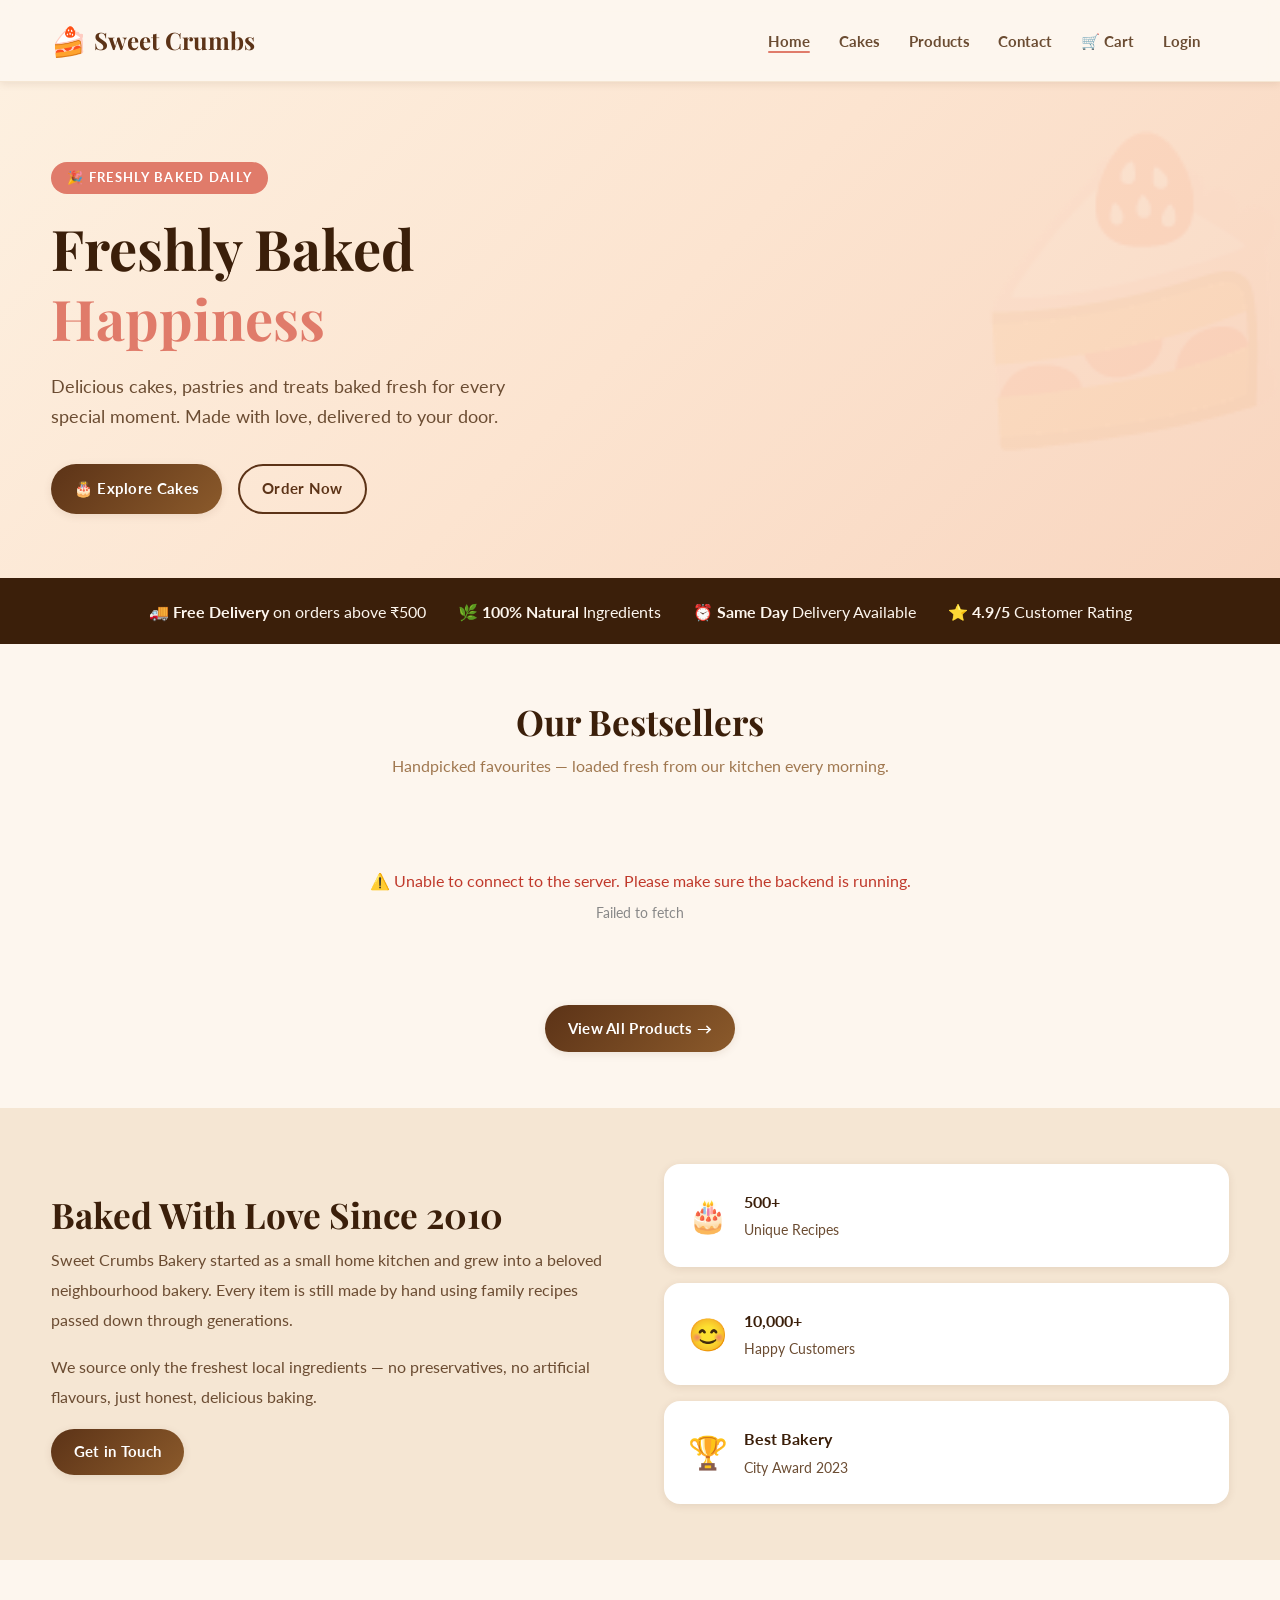
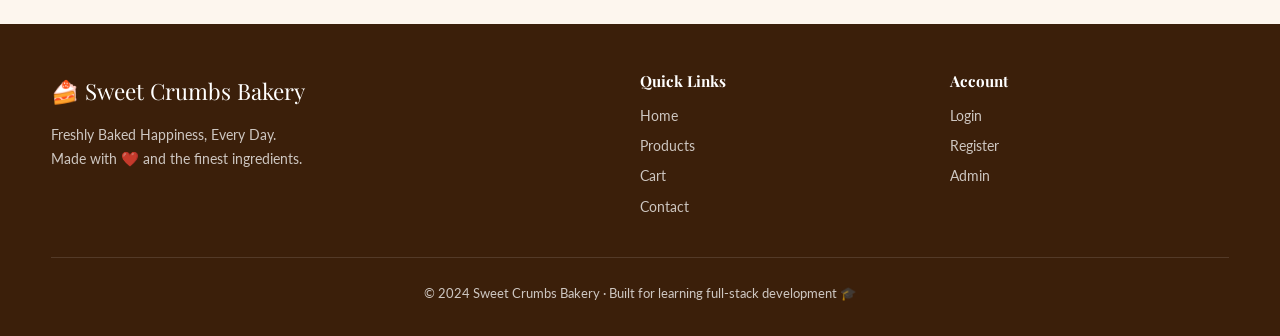
<file: index.html>
<!DOCTYPE html>
<html lang="en">
<head>
  <meta charset="UTF-8">
  <meta name="viewport" content="width=device-width, initial-scale=1.0">
  <title>Sweet Crumbs Bakery — Freshly Baked Happiness, Every Day</title>
  <meta name="description" content="Sweet Crumbs Bakery — Delicious cakes, pastries and treats baked fresh for every special moment. Order online for delivery.">
  <link rel="stylesheet" href="css/style.css">
</head>
<body>

  <!-- ══ NAVBAR ══════════════════════════════════════════════ -->
  <nav class="navbar" role="navigation" aria-label="Main navigation">
    <div class="container navbar-inner">
      <a href="index.html" class="nav-logo">
        <span>🍰</span> Sweet Crumbs
      </a>

      <!-- Hamburger for mobile -->
      <button class="nav-toggle" id="nav-toggle" aria-label="Toggle menu" aria-expanded="false">
        <span></span><span></span><span></span>
      </button>

      <ul class="nav-links" id="nav-links" role="list">
        <li><a href="index.html" class="active">Home</a></li>
        <li><a href="products.html?category=Cakes">Cakes</a></li>
        <li><a href="products.html">Products</a></li>
        <li><a href="contact.html">Contact</a></li>
        <li>
          <a href="cart.html" class="cart-link" aria-label="Cart">
            🛒 Cart
            <span class="cart-count" id="cart-count" aria-live="polite">0</span>
          </a>
        </li>
        <li>
          <a href="login.html" id="nav-login-link">Login</a>
          <span class="nav-user" id="nav-user-display" style="display:none;"></span>
        </li>
        <li>
          <button class="btn btn-outline btn-sm" id="nav-logout-btn" style="display:none;">Logout</button>
        </li>
      </ul>
    </div>
  </nav>

  <!-- ══ HERO ════════════════════════════════════════════════ -->
  <section class="hero" aria-label="Hero section">
    <div class="container">
      <div class="hero-content">
        <div class="hero-badge">🎉 Freshly Baked Daily</div>
        <h1>
          Freshly Baked
          <span class="highlight">Happiness</span>
        </h1>
        <p>
          Delicious cakes, pastries and treats baked fresh for every
          special moment. Made with love, delivered to your door.
        </p>
        <div class="hero-buttons">
          <a href="products.html?category=Cakes" class="btn btn-primary" id="hero-explore-btn">
            🎂 Explore Cakes
          </a>
          <a href="products.html" class="btn btn-outline" id="hero-order-btn">
            Order Now
          </a>
        </div>
      </div>
    </div>
  </section>

  <!-- ══ FEATURES STRIP ══════════════════════════════════════ -->
  <section style="background:var(--brown-dark); color:var(--cream); padding:1.2rem 0;">
    <div class="container">
      <div style="display:flex; gap:2rem; flex-wrap:wrap; justify-content:center; text-align:center;">
        <div>🚚 <strong>Free Delivery</strong> on orders above ₹500</div>
        <div>🌿 <strong>100% Natural</strong> Ingredients</div>
        <div>⏰ <strong>Same Day</strong> Delivery Available</div>
        <div>⭐ <strong>4.9/5</strong> Customer Rating</div>
      </div>
    </div>
  </section>

  <!-- ══ FEATURED PRODUCTS ═══════════════════════════════════ -->
  <section id="featured" aria-labelledby="featured-heading">
    <div class="container">
      <div class="text-center" style="margin-bottom:2.5rem;">
        <h2 class="section-title" id="featured-heading">Our Bestsellers</h2>
        <p class="section-subtitle">
          Handpicked favourites — loaded fresh from our kitchen every morning.
        </p>
      </div>

      <!--
        LEARNING NOTE:
        This grid is populated by main.js which calls getProducts() from api.js.
        The products come from the Flask backend (not hardcoded here).
      -->
      <div class="products-grid" id="featured-products" aria-label="Featured products">
        <!-- Products are dynamically loaded here by main.js -->
      </div>

      <div class="text-center mt-4">
        <a href="products.html" class="btn btn-primary" id="view-all-btn">View All Products →</a>
      </div>
    </div>
  </section>

  <!-- ══ ABOUT STRIP ══════════════════════════════════════════ -->
  <section style="background:var(--cream-dark);" aria-label="About section">
    <div class="container">
      <div style="display:grid; grid-template-columns:1fr 1fr; gap:3rem; align-items:center;">
        <div>
          <h2 class="section-title">Baked With Love Since 2010</h2>
          <p style="color:var(--text-mid); line-height:1.9; margin-bottom:1rem;">
            Sweet Crumbs Bakery started as a small home kitchen and grew into
            a beloved neighbourhood bakery. Every item is still made by hand
            using family recipes passed down through generations.
          </p>
          <p style="color:var(--text-mid); line-height:1.9;">
            We source only the freshest local ingredients — no preservatives,
            no artificial flavours, just honest, delicious baking.
          </p>
          <a href="contact.html" class="btn btn-primary mt-2" id="about-contact-btn">Get in Touch</a>
        </div>
        <div style="display:flex; flex-direction:column; gap:1rem;">
          <div style="background:var(--white); border-radius:var(--radius-md); padding:1.5rem; box-shadow:var(--shadow-sm); display:flex; align-items:center; gap:1rem;">
            <span style="font-size:2rem;">🎂</span>
            <div><strong style="color:var(--brown-dark);">500+</strong> <br><span style="color:var(--text-mid); font-size:0.9rem;">Unique Recipes</span></div>
          </div>
          <div style="background:var(--white); border-radius:var(--radius-md); padding:1.5rem; box-shadow:var(--shadow-sm); display:flex; align-items:center; gap:1rem;">
            <span style="font-size:2rem;">😊</span>
            <div><strong style="color:var(--brown-dark);">10,000+</strong> <br><span style="color:var(--text-mid); font-size:0.9rem;">Happy Customers</span></div>
          </div>
          <div style="background:var(--white); border-radius:var(--radius-md); padding:1.5rem; box-shadow:var(--shadow-sm); display:flex; align-items:center; gap:1rem;">
            <span style="font-size:2rem;">🏆</span>
            <div><strong style="color:var(--brown-dark);">Best Bakery</strong> <br><span style="color:var(--text-mid); font-size:0.9rem;">City Award 2023</span></div>
          </div>
        </div>
      </div>
    </div>
  </section>

  <!-- ══ FOOTER ══════════════════════════════════════════════ -->
  <footer class="footer" role="contentinfo">
    <div class="container">
      <div class="footer-grid">
        <div class="footer-brand">
          <div class="logo">🍰 Sweet Crumbs Bakery</div>
          <p>Freshly Baked Happiness, Every Day.<br>Made with ❤️ and the finest ingredients.</p>
        </div>
        <div class="footer-col">
          <h4>Quick Links</h4>
          <a href="index.html">Home</a>
          <a href="products.html">Products</a>
          <a href="cart.html">Cart</a>
          <a href="contact.html">Contact</a>
        </div>
        <div class="footer-col">
          <h4>Account</h4>
          <a href="login.html">Login</a>
          <a href="register.html">Register</a>
          <a href="admin.html">Admin</a>
        </div>
      </div>
      <div class="footer-bottom">
        <p>© 2024 Sweet Crumbs Bakery · Built for learning full-stack development 🎓</p>
      </div>
    </div>
  </footer>

  <!-- Scripts — order matters! api.js must come before main.js -->
  <script src="js/api.js"></script>
  <script src="js/main.js"></script>
  <script src="js/auth.js"></script>

</body>
</html>
</file>
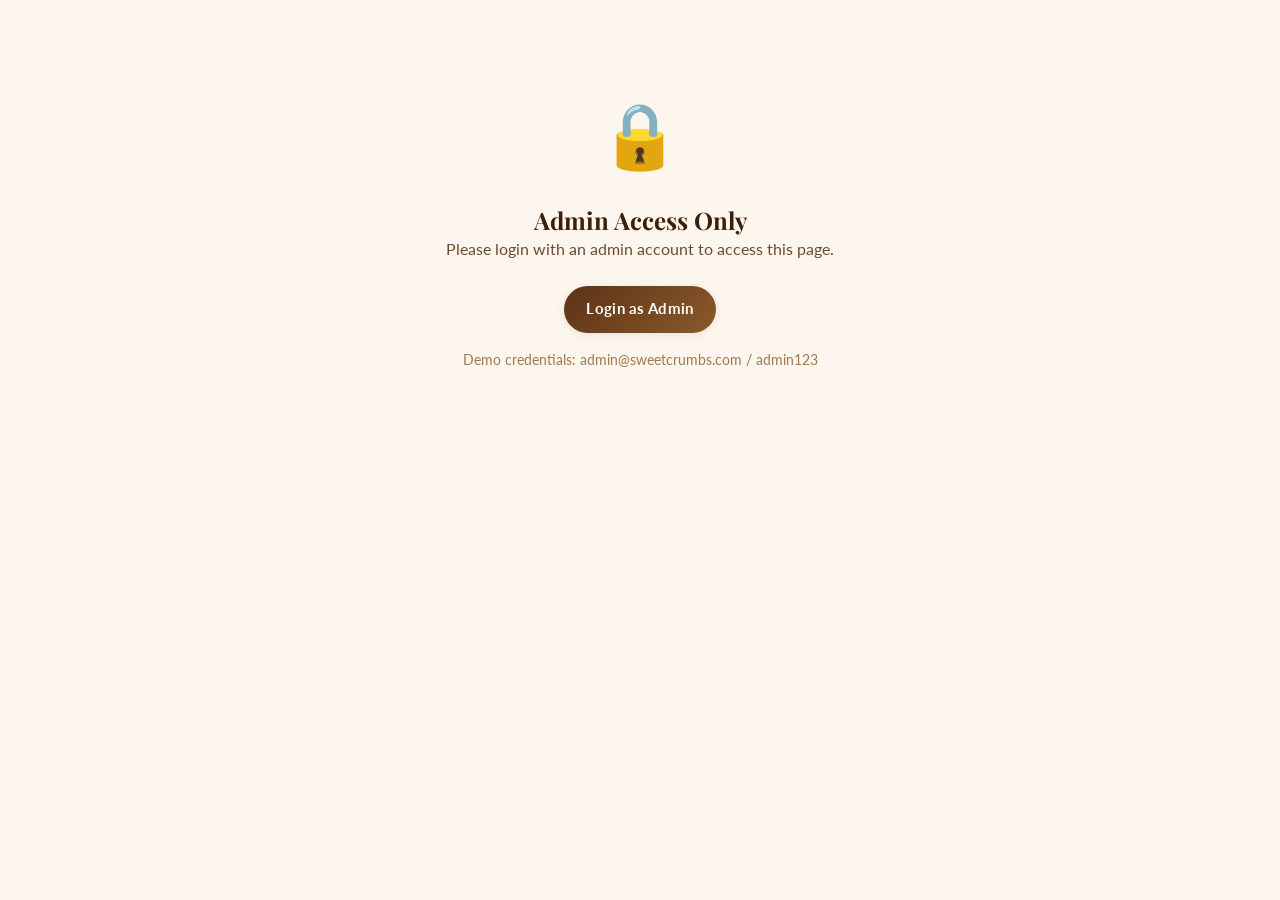
<file: admin.html>
<!DOCTYPE html>
<html lang="en">
<head>
  <meta charset="UTF-8">
  <meta name="viewport" content="width=device-width, initial-scale=1.0">
  <title>Admin Dashboard — Sweet Crumbs Bakery</title>
  <meta name="description" content="Admin panel for Sweet Crumbs Bakery — manage products, orders and messages.">
  <link rel="stylesheet" href="css/style.css">
</head>
<body>

  <!-- Access Denied (shown if not admin) -->
  <div id="admin-access-denied" style="display:none; text-align:center; padding:5rem 1rem;">
    <div style="font-size:4rem; margin-bottom:1rem;">🔒</div>
    <h2 style="color:var(--brown-dark);">Admin Access Only</h2>
    <p style="color:var(--text-mid); margin-bottom:1.5rem;">
      Please login with an admin account to access this page.
    </p>
    <a href="login.html" class="btn btn-primary" id="admin-login-link">Login as Admin</a>
    <div style="margin-top:1rem; font-size:0.85rem; color:var(--text-light);">
      Demo credentials: admin@sweetcrumbs.com / admin123
    </div>
  </div>

  <!-- ══ ADMIN LAYOUT ═════════════════════════════════════════ -->
  <div class="admin-layout" id="admin-layout">

    <!-- ── Sidebar ──────────────────────────────────────── -->
    <aside class="admin-sidebar" role="navigation" aria-label="Admin navigation">
      <div class="logo">🍰 Admin Panel</div>
      <nav class="admin-nav">
        <a href="#" class="active" data-section="dashboard" id="nav-dashboard">📊 Dashboard</a>
        <a href="#" data-section="products" id="nav-products">🎂 Products</a>
        <a href="#" data-section="orders" id="nav-orders">📦 Orders</a>
        <a href="#" data-section="messages" id="nav-messages">✉️ Messages</a>
        <a href="index.html" style="margin-top:2rem; border-top:1px solid rgba(255,255,255,0.1); padding-top:1rem;">← Back to Site</a>
      </nav>
    </aside>

    <!-- ── Main Content ──────────────────────────────────── -->
    <main class="admin-main" role="main">

      <!-- ─────────────────────────────────────────────────── -->
      <!-- DASHBOARD SECTION                                    -->
      <!-- ─────────────────────────────────────────────────── -->
      <div class="admin-section active" id="section-dashboard">
        <h2>Dashboard Overview</h2>

        <div class="stats-grid">
          <div class="stat-card">
            <div class="stat-icon">🎂</div>
            <div class="stat-info">
              <div class="value" id="stat-products">—</div>
              <div class="label">Total Products</div>
            </div>
          </div>
          <div class="stat-card">
            <div class="stat-icon">📦</div>
            <div class="stat-info">
              <div class="value" id="stat-orders">—</div>
              <div class="label">Total Orders</div>
            </div>
          </div>
          <div class="stat-card">
            <div class="stat-icon">💰</div>
            <div class="stat-info">
              <div class="value" id="stat-revenue">—</div>
              <div class="label">Total Revenue</div>
            </div>
          </div>
          <div class="stat-card">
            <div class="stat-icon">✉️</div>
            <div class="stat-info">
              <div class="value" id="stat-messages">—</div>
              <div class="label">Messages</div>
            </div>
          </div>
        </div>

        <div style="background:var(--white); border-radius:var(--radius-md); padding:1.5rem; box-shadow:var(--shadow-sm);">
          <h3 style="color:var(--brown-dark); margin-bottom:1rem;">Quick Actions</h3>
          <div style="display:flex; gap:1rem; flex-wrap:wrap;">
            <button class="btn btn-primary" onclick="document.querySelector('[data-section=products]').click()" id="quick-products-btn">Manage Products</button>
            <button class="btn btn-outline" onclick="document.querySelector('[data-section=orders]').click()" id="quick-orders-btn">View Orders</button>
            <button class="btn btn-outline" onclick="document.querySelector('[data-section=messages]').click()" id="quick-messages-btn">Read Messages</button>
          </div>
        </div>
      </div>

      <!-- ─────────────────────────────────────────────────── -->
      <!-- PRODUCTS SECTION                                     -->
      <!-- ─────────────────────────────────────────────────── -->
      <div class="admin-section" id="section-products">
        <div style="display:flex; justify-content:space-between; align-items:center; margin-bottom:1.5rem; flex-wrap:wrap; gap:1rem;">
          <h2 style="margin-bottom:0;">Products</h2>
          <button class="btn btn-primary" onclick="openAddModal()" id="add-product-btn">+ Add Product</button>
        </div>

        <div class="data-table-wrap">
          <table aria-label="Products table">
            <thead>
              <tr>
                <th>ID</th>
                <th>Name</th>
                <th>Category</th>
                <th>Price</th>
                <th>Available</th>
                <th>Actions</th>
              </tr>
            </thead>
            <tbody id="products-tbody">
              <tr><td colspan="6" style="text-align:center; padding:2rem;">Loading...</td></tr>
            </tbody>
          </table>
        </div>
      </div>

      <!-- ─────────────────────────────────────────────────── -->
      <!-- ORDERS SECTION                                       -->
      <!-- ─────────────────────────────────────────────────── -->
      <div class="admin-section" id="section-orders">
        <h2>Orders</h2>
        <div class="data-table-wrap">
          <table aria-label="Orders table">
            <thead>
              <tr>
                <th>Order ID</th>
                <th>Customer</th>
                <th>Email</th>
                <th>Total</th>
                <th>Date</th>
                <th>Status</th>
                <th>Update Status</th>
              </tr>
            </thead>
            <tbody id="orders-tbody">
              <tr><td colspan="7" style="text-align:center; padding:2rem;">Loading...</td></tr>
            </tbody>
          </table>
        </div>
      </div>

      <!-- ─────────────────────────────────────────────────── -->
      <!-- MESSAGES SECTION                                     -->
      <!-- ─────────────────────────────────────────────────── -->
      <div class="admin-section" id="section-messages">
        <h2>Contact Messages</h2>
        <div class="data-table-wrap">
          <table aria-label="Contact messages table">
            <thead>
              <tr>
                <th>Name</th>
                <th>Email</th>
                <th>Subject</th>
                <th>Message</th>
                <th>Date</th>
              </tr>
            </thead>
            <tbody id="messages-tbody">
              <tr><td colspan="5" style="text-align:center; padding:2rem;">Loading...</td></tr>
            </tbody>
          </table>
        </div>
      </div>

    </main>
  </div>

  <!-- ══ ADD / EDIT PRODUCT MODAL ════════════════════════════ -->
  <div class="modal-overlay hidden" id="product-modal" role="dialog" aria-modal="true" aria-labelledby="modal-title">
    <div class="modal-box">
      <h3 id="modal-title">Add New Product</h3>

      <div id="modal-alert" class="alert hidden"></div>

      <!--
        LEARNING NOTE:
        Submitting this form calls addProduct() or updateProduct() from api.js.
        These functions send POST/PUT requests to Flask with the product data.
        Flask saves/updates the product in the database.
      -->
      <form id="product-form" novalidate>
        <input type="hidden" id="edit-product-id">

        <div class="form-group">
          <label for="p-name">Product Name *</label>
          <input type="text" id="p-name" placeholder="e.g. Chocolate Truffle Cake" required>
        </div>
        <div class="form-group">
          <label for="p-description">Description *</label>
          <textarea id="p-description" placeholder="Describe the product..." required></textarea>
        </div>
        <div class="form-row">
          <div class="form-group">
            <label for="p-price">Price (₹) *</label>
            <input type="number" id="p-price" placeholder="699" min="1" step="0.01" required>
          </div>
          <div class="form-group">
            <label for="p-category">Category *</label>
            <select id="p-category" required>
              <option value="">Select category</option>
              <option value="Cakes">Cakes</option>
              <option value="Cupcakes">Cupcakes</option>
              <option value="Pastries">Pastries</option>
              <option value="Cookies">Cookies</option>
              <option value="Breads">Breads</option>
            </select>
          </div>
        </div>
        <div class="form-group">
          <label for="p-image">Image URL</label>
          <input type="url" id="p-image" placeholder="https://example.com/image.jpg">
        </div>
        <div class="form-group" style="display:flex; align-items:center; gap:0.7rem;">
          <input type="checkbox" id="p-available" checked style="width:auto;">
          <label for="p-available" style="margin:0;">Available for purchase</label>
        </div>
        <div class="modal-actions">
          <button type="button" class="btn btn-outline" onclick="closeProductModal()" id="cancel-modal-btn">Cancel</button>
          <button type="submit" class="btn btn-primary" id="save-product-btn">Save Product</button>
        </div>
      </form>
    </div>
  </div>

  <script src="js/api.js"></script>
  <script src="js/admin.js"></script>

</body>
</html>
</file>
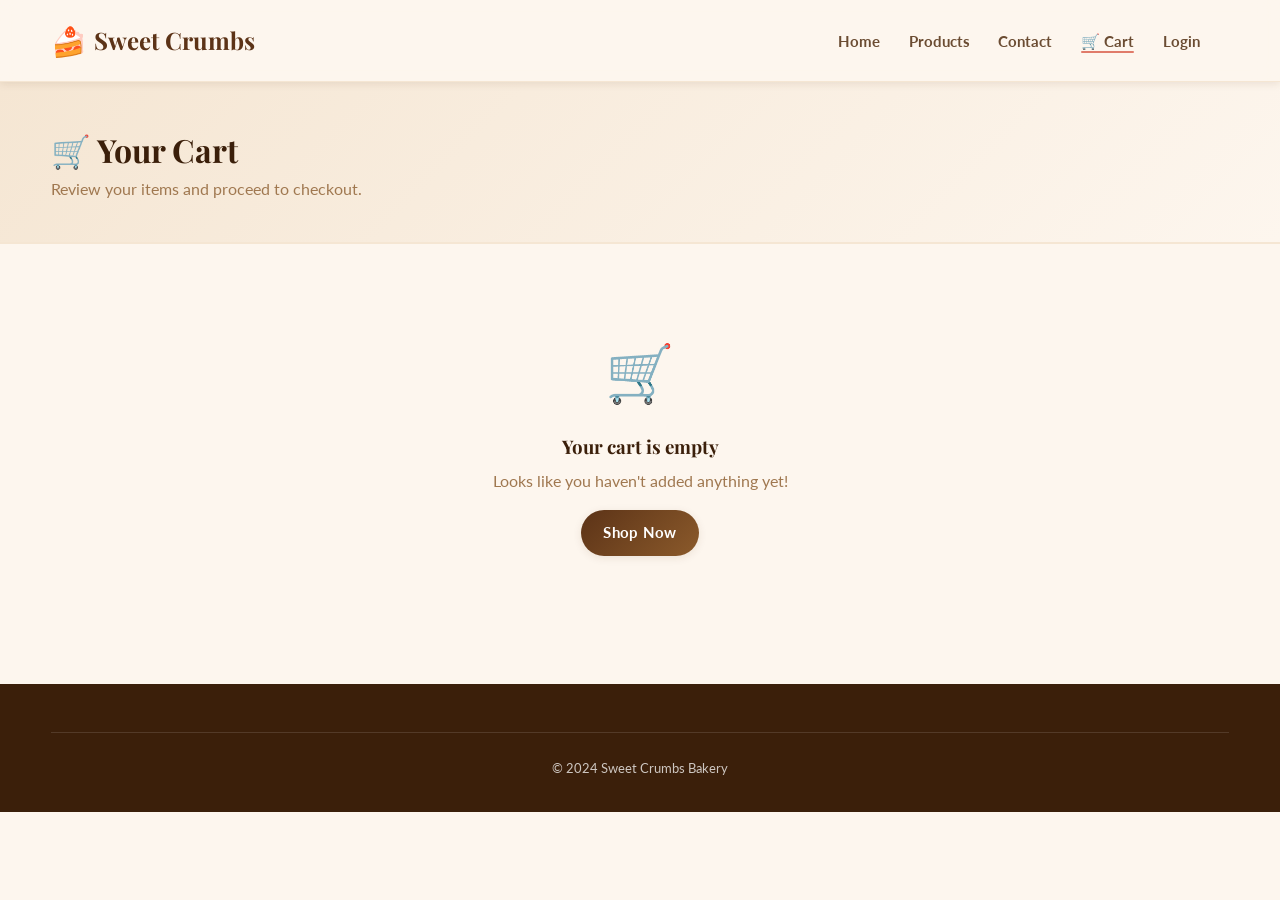
<file: cart.html>
<!DOCTYPE html>
<html lang="en">
<head>
  <meta charset="UTF-8">
  <meta name="viewport" content="width=device-width, initial-scale=1.0">
  <title>Cart — Sweet Crumbs Bakery</title>
  <meta name="description" content="Your shopping cart at Sweet Crumbs Bakery. Review items and proceed to checkout.">
  <link rel="stylesheet" href="css/style.css">
</head>
<body>

  <!-- ══ NAVBAR ══════════════════════════════════════════════ -->
  <nav class="navbar" role="navigation" aria-label="Main navigation">
    <div class="container navbar-inner">
      <a href="index.html" class="nav-logo"><span>🍰</span> Sweet Crumbs</a>
      <button class="nav-toggle" id="nav-toggle" aria-label="Toggle menu"><span></span><span></span><span></span></button>
      <ul class="nav-links" id="nav-links" role="list">
        <li><a href="index.html">Home</a></li>
        <li><a href="products.html">Products</a></li>
        <li><a href="contact.html">Contact</a></li>
        <li><a href="cart.html" class="cart-link active">🛒 Cart <span class="cart-count" id="cart-count">0</span></a></li>
        <li><a href="login.html" id="nav-login-link">Login</a><span class="nav-user" id="nav-user-display" style="display:none;"></span></li>
        <li><button class="btn btn-outline btn-sm" id="nav-logout-btn" style="display:none;">Logout</button></li>
      </ul>
    </div>
  </nav>

  <!-- ══ PAGE HEADER ═════════════════════════════════════════ -->
  <div class="page-header">
    <div class="container">
      <h1>🛒 Your Cart</h1>
      <p>Review your items and proceed to checkout.</p>
    </div>
  </div>

  <div class="container">

    <!-- ── Order Success Screen (hidden initially) ─────────── -->
    <div id="order-success" class="order-success" style="display:none;">
      <div class="icon">🎉</div>
      <h2>Order Placed Successfully!</h2>
      <p>Thank you for your order. We'll start baking right away!</p>
      <div class="order-id-box" id="order-id-display">Order #—</div>
      <p style="color:var(--text-light); font-size:0.9rem; margin-bottom:1.5rem;">
        You'll receive a confirmation soon. Your goodies are on the way!
      </p>
      <a href="products.html" class="btn btn-primary" id="continue-shopping-btn">Continue Shopping 🛍️</a>
    </div>

    <!-- ── Main Cart Section ─────────────────────────────── -->
    <div id="cart-main-section">

      <!-- Empty cart state -->
      <div id="empty-cart" class="empty-state" style="display:none; padding:5rem 1rem;">
        <div class="emoji">🛒</div>
        <h3 style="color:var(--brown-dark); margin-bottom:0.5rem;">Your cart is empty</h3>
        <p>Looks like you haven't added anything yet!</p>
        <a href="products.html" class="btn btn-primary mt-2" id="shop-now-btn">Shop Now</a>
      </div>

      <!-- Cart + Summary layout -->
      <div class="cart-layout" id="cart-summary-section">

        <!-- ── Left: Cart Items ─────────────────────────── -->
        <div>
          <div style="display:flex; justify-content:space-between; align-items:center; margin-bottom:1rem;">
            <h2 style="font-size:1.3rem; color:var(--brown-dark);">Items in Cart</h2>
            <button class="btn btn-outline btn-sm" id="clear-cart-btn">Clear Cart</button>
          </div>

          <!--
            LEARNING NOTE:
            Cart items are stored in localStorage (no backend required).
            cart.js reads localStorage and builds this list dynamically.
          -->
          <div class="cart-items-list" id="cart-items-list" aria-label="Cart items">
            <!-- Rendered by cart.js -->
          </div>
        </div>

        <!-- ── Right: Order Summary ─────────────────────── -->
        <div>
          <div class="cart-summary" aria-label="Order summary">
            <h3>Order Summary</h3>
            <div class="summary-row">
              <span>Subtotal</span>
              <span id="summary-subtotal">₹0</span>
            </div>
            <div class="summary-row">
              <span>Delivery</span>
              <span id="summary-delivery">₹50</span>
            </div>
            <div class="summary-row total">
              <span>Total</span>
              <span id="summary-total">₹0</span>
            </div>
          </div>

          <!-- ── Checkout Form ──────────────────────────── -->
          <div class="checkout-form" id="checkout-section">
            <h3>Delivery Details</h3>
            <p style="font-size:0.88rem; color:var(--text-light); margin-bottom:1.2rem;">
              Fill in your details below to place the order.
            </p>

            <div id="checkout-alert" class="alert hidden"></div>

            <!--
              When submitted, cart.js sends this data to:
              POST /api/orders
              Flask saves the order to the database.
            -->
            <form id="checkout-form" novalidate>
              <div class="form-group">
                <label for="co-name">Full Name *</label>
                <input type="text" id="co-name" placeholder="John Doe" required>
              </div>
              <div class="form-row">
                <div class="form-group">
                  <label for="co-email">Email *</label>
                  <input type="email" id="co-email" placeholder="john@example.com" required>
                </div>
                <div class="form-group">
                  <label for="co-phone">Phone *</label>
                  <input type="tel" id="co-phone" placeholder="9876543210" required>
                </div>
              </div>
              <div class="form-group">
                <label for="co-address">Delivery Address *</label>
                <textarea id="co-address" placeholder="House No., Street, City, PIN" rows="3" required></textarea>
              </div>
              <button type="submit" class="btn btn-rose" style="width:100%; justify-content:center; padding:0.9rem;" id="place-order-btn">
                Place Order 🎉
              </button>
              <p style="text-align:center; font-size:0.8rem; color:var(--text-light); margin-top:0.8rem;">
                🔒 No payment required — this is a demo project.
              </p>
            </form>
          </div>
        </div>
      </div>
    </div>
  </div>

  <!-- ══ FOOTER ══════════════════════════════════════════════ -->
  <footer class="footer" role="contentinfo" style="margin-top:3rem;">
    <div class="container">
      <div class="footer-bottom"><p>© 2024 Sweet Crumbs Bakery</p></div>
    </div>
  </footer>

  <script src="js/api.js"></script>
  <script src="js/cart.js"></script>
  <script src="js/auth.js"></script>

</body>
</html>
</file>
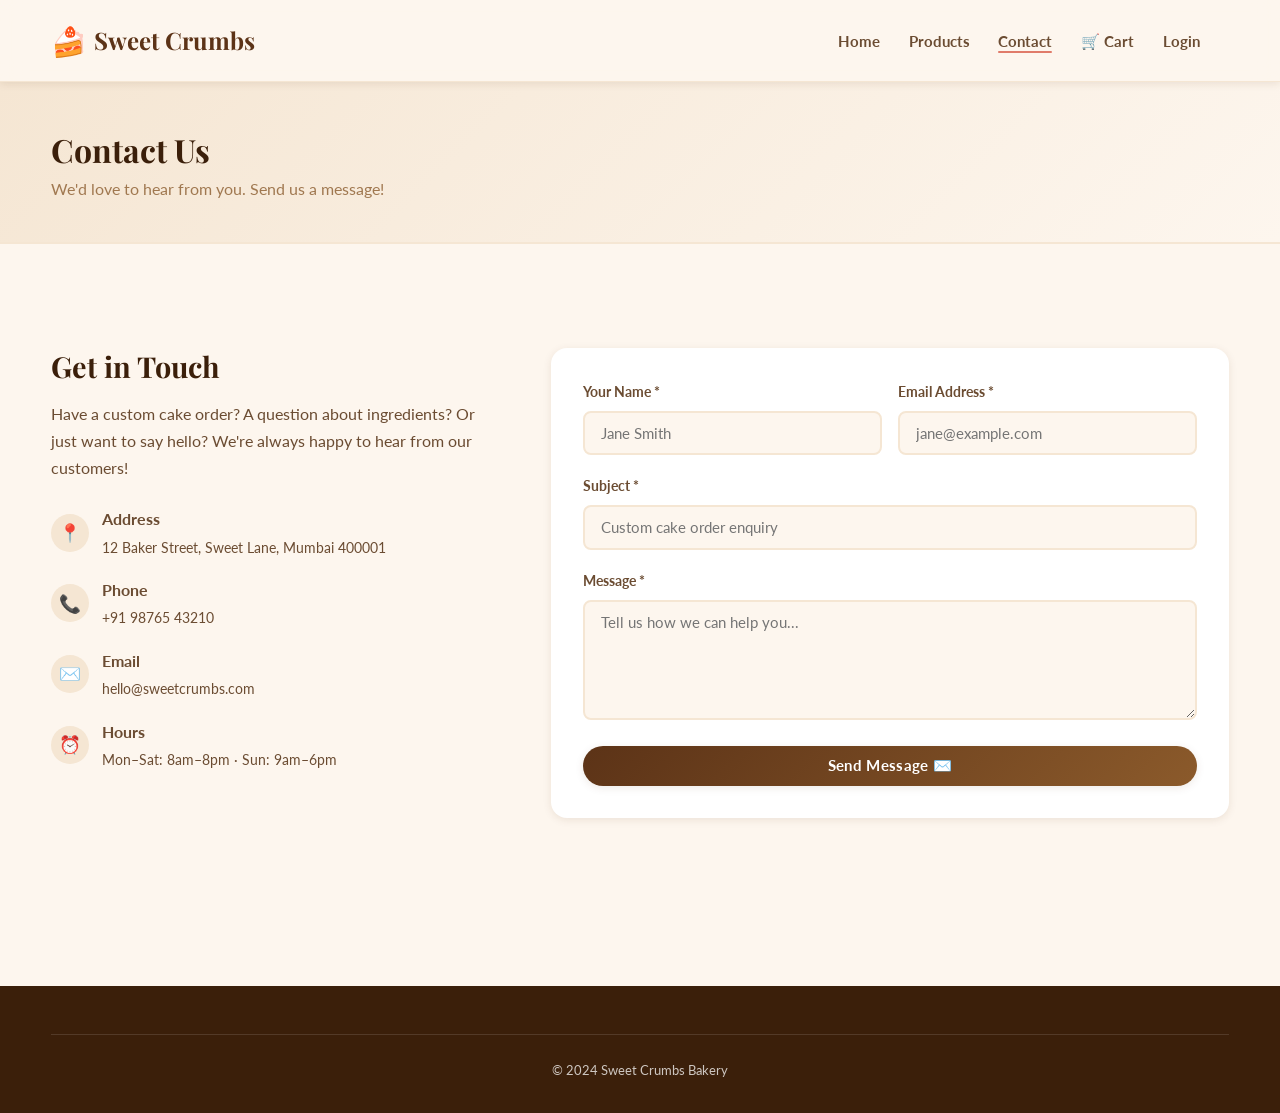
<file: contact.html>
<!DOCTYPE html>
<html lang="en">
<head>
  <meta charset="UTF-8">
  <meta name="viewport" content="width=device-width, initial-scale=1.0">
  <title>Contact Us — Sweet Crumbs Bakery</title>
  <meta name="description" content="Get in touch with Sweet Crumbs Bakery. We'd love to hear from you.">
  <link rel="stylesheet" href="css/style.css">
</head>
<body>

  <!-- ══ NAVBAR ══════════════════════════════════════════════ -->
  <nav class="navbar" role="navigation" aria-label="Main navigation">
    <div class="container navbar-inner">
      <a href="index.html" class="nav-logo"><span>🍰</span> Sweet Crumbs</a>
      <button class="nav-toggle" id="nav-toggle" aria-label="Toggle menu"><span></span><span></span><span></span></button>
      <ul class="nav-links" id="nav-links" role="list">
        <li><a href="index.html">Home</a></li>
        <li><a href="products.html">Products</a></li>
        <li><a href="contact.html" class="active">Contact</a></li>
        <li><a href="cart.html" class="cart-link">🛒 Cart <span class="cart-count" id="cart-count">0</span></a></li>
        <li><a href="login.html" id="nav-login-link">Login</a><span class="nav-user" id="nav-user-display" style="display:none;"></span></li>
        <li><button class="btn btn-outline btn-sm" id="nav-logout-btn" style="display:none;">Logout</button></li>
      </ul>
    </div>
  </nav>

  <!-- ══ PAGE HEADER ═════════════════════════════════════════ -->
  <div class="page-header">
    <div class="container">
      <h1>Contact Us</h1>
      <p>We'd love to hear from you. Send us a message!</p>
    </div>
  </div>

  <!-- ══ CONTACT SECTION ═════════════════════════════════════ -->
  <section>
    <div class="container">
      <div class="contact-layout">

        <!-- ── Contact Info ──────────────────────────────── -->
        <div class="contact-info">
          <h2>Get in Touch</h2>
          <p>
            Have a custom cake order? A question about ingredients?
            Or just want to say hello? We're always happy to hear from
            our customers!
          </p>

          <div class="contact-item">
            <div class="icon">📍</div>
            <div>
              <strong>Address</strong><br>
              <span style="font-size:0.9rem;">12 Baker Street, Sweet Lane, Mumbai 400001</span>
            </div>
          </div>
          <div class="contact-item">
            <div class="icon">📞</div>
            <div>
              <strong>Phone</strong><br>
              <span style="font-size:0.9rem;">+91 98765 43210</span>
            </div>
          </div>
          <div class="contact-item">
            <div class="icon">✉️</div>
            <div>
              <strong>Email</strong><br>
              <span style="font-size:0.9rem;">hello@sweetcrumbs.com</span>
            </div>
          </div>
          <div class="contact-item">
            <div class="icon">⏰</div>
            <div>
              <strong>Hours</strong><br>
              <span style="font-size:0.9rem;">Mon–Sat: 8am–8pm · Sun: 9am–6pm</span>
            </div>
          </div>
        </div>

        <!-- ── Contact Form ──────────────────────────────── -->
        <div class="contact-card">
          <div id="contact-success" class="alert alert-success hidden">
            🎉 Message sent! We'll get back to you within 24 hours.
          </div>
          <div id="contact-error" class="alert alert-error hidden"></div>

          <!--
            LEARNING NOTE:
            When submitted, this form sends data to:
            POST /api/contact
            Flask saves the message to the contact_messages table.
            The admin can view all messages in admin.html.
          -->
          <form id="contact-form" novalidate>
            <div class="form-row">
              <div class="form-group">
                <label for="c-name">Your Name *</label>
                <input type="text" id="c-name" placeholder="Jane Smith" required>
              </div>
              <div class="form-group">
                <label for="c-email">Email Address *</label>
                <input type="email" id="c-email" placeholder="jane@example.com" required>
              </div>
            </div>
            <div class="form-group">
              <label for="c-subject">Subject *</label>
              <input type="text" id="c-subject" placeholder="Custom cake order enquiry" required>
            </div>
            <div class="form-group">
              <label for="c-message">Message *</label>
              <textarea id="c-message" placeholder="Tell us how we can help you..." required></textarea>
            </div>
            <button type="submit" class="btn btn-primary" style="width:100%; justify-content:center;" id="contact-submit-btn">
              Send Message ✉️
            </button>
          </form>
        </div>
      </div>
    </div>
  </section>

  <!-- ══ FOOTER ══════════════════════════════════════════════ -->
  <footer class="footer" role="contentinfo">
    <div class="container">
      <div class="footer-bottom"><p>© 2024 Sweet Crumbs Bakery</p></div>
    </div>
  </footer>

  <script src="js/api.js"></script>
  <script src="js/main.js"></script>
  <script src="js/auth.js"></script>

  <script>
    const contactForm = document.getElementById("contact-form");
    if (contactForm) {
      contactForm.addEventListener("submit", async (e) => {
        e.preventDefault();

        const name    = document.getElementById("c-name").value.trim();
        const email   = document.getElementById("c-email").value.trim();
        const subject = document.getElementById("c-subject").value.trim();
        const message = document.getElementById("c-message").value.trim();
        const successEl = document.getElementById("contact-success");
        const errorEl   = document.getElementById("contact-error");
        const submitBtn = contactForm.querySelector("button[type=submit]");

        successEl.className = "alert alert-success hidden";
        errorEl.className   = "alert alert-error hidden";

        if (!name || !email || !subject || !message) {
          errorEl.textContent = "Please fill in all fields.";
          errorEl.className   = "alert alert-error";
          return;
        }

        submitBtn.disabled = true;
        submitBtn.textContent = "Sending...";

        try {
          // Send message to Flask backend → saved to database
          await submitContact(name, email, subject, message);
          successEl.className = "alert alert-success";
          contactForm.reset();
        } catch (err) {
          errorEl.textContent = err.message;
          errorEl.className   = "alert alert-error";
        } finally {
          submitBtn.disabled = false;
          submitBtn.textContent = "Send Message ✉️";
        }
      });
    }
  </script>

</body>
</html>
</file>
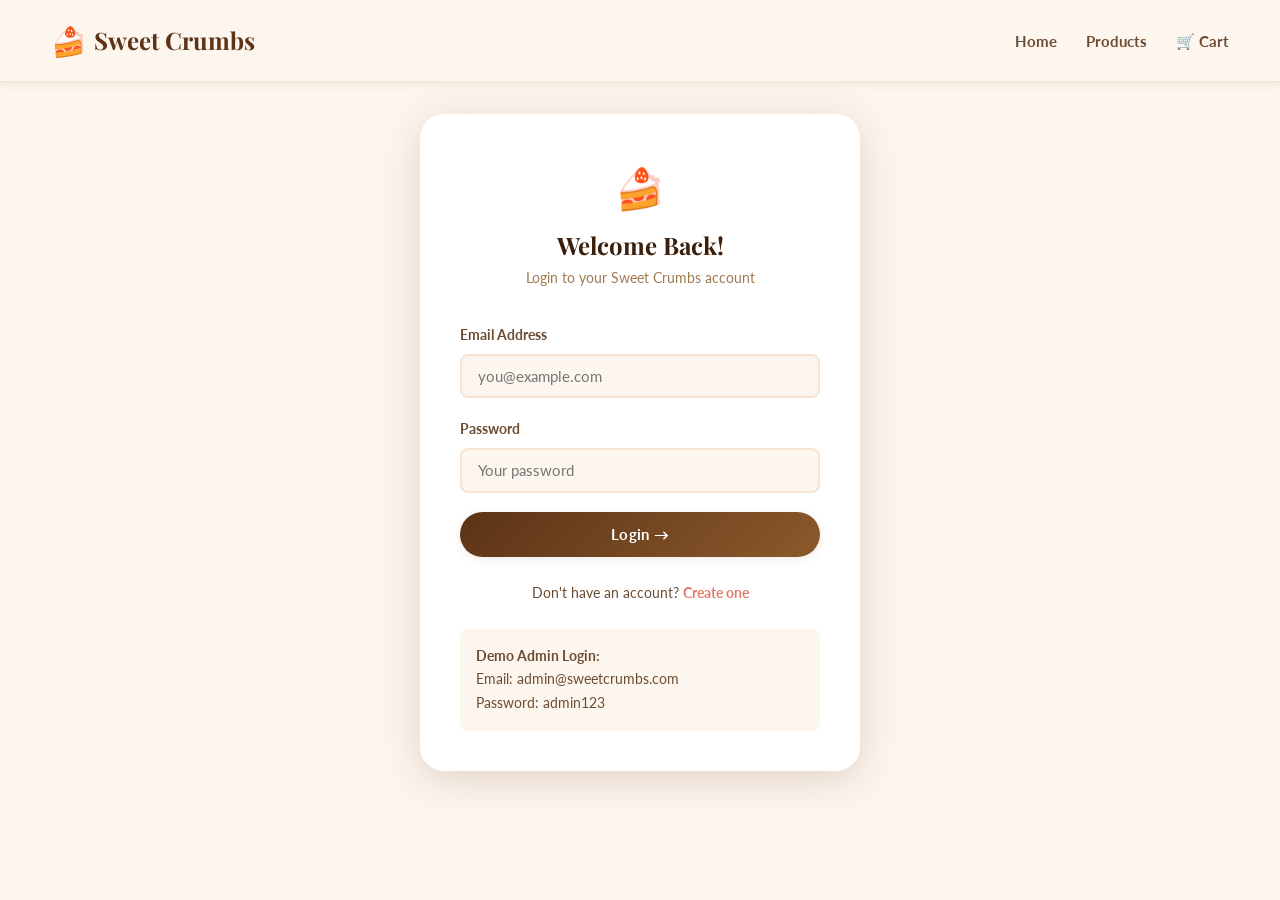
<file: login.html>
<!DOCTYPE html>
<html lang="en">
<head>
  <meta charset="UTF-8">
  <meta name="viewport" content="width=device-width, initial-scale=1.0">
  <title>Login — Sweet Crumbs Bakery</title>
  <meta name="description" content="Login to your Sweet Crumbs Bakery account.">
  <link rel="stylesheet" href="css/style.css">
</head>
<body>

  <!-- ══ NAVBAR ══════════════════════════════════════════════ -->
  <nav class="navbar" role="navigation" aria-label="Main navigation">
    <div class="container navbar-inner">
      <a href="index.html" class="nav-logo"><span>🍰</span> Sweet Crumbs</a>
      <ul class="nav-links" id="nav-links" role="list">
        <li><a href="index.html">Home</a></li>
        <li><a href="products.html">Products</a></li>
        <li><a href="cart.html" class="cart-link">🛒 Cart <span class="cart-count" id="cart-count">0</span></a></li>
      </ul>
    </div>
  </nav>

  <!-- ══ LOGIN FORM ══════════════════════════════════════════ -->
  <main class="auth-page" role="main">
    <div class="auth-card">
      <div class="logo">🍰</div>
      <h2>Welcome Back!</h2>
      <p class="subtitle">Login to your Sweet Crumbs account</p>

      <div id="login-alert" class="alert hidden" role="alert"></div>

      <!--
        LEARNING NOTE:
        This form calls loginUser(email, password) from auth.js.
        auth.js sends POST /api/auth/login to Flask.
        Flask checks the password hash and returns a token.
        auth.js stores the token in localStorage.
      -->
      <form id="login-form" novalidate>
        <div class="form-group">
          <label for="login-email">Email Address</label>
          <input type="email" id="login-email" placeholder="you@example.com" required autocomplete="email">
        </div>
        <div class="form-group">
          <label for="login-password">Password</label>
          <input type="password" id="login-password" placeholder="Your password" required autocomplete="current-password">
        </div>
        <button type="submit" class="btn btn-primary" style="width:100%; justify-content:center; padding:0.85rem;" id="login-btn">
          Login →
        </button>
      </form>

      <div class="auth-switch">
        Don't have an account? <a href="register.html" id="register-link">Create one</a>
      </div>

      <div style="margin-top:1.5rem; background:var(--cream); border-radius:var(--radius-sm); padding:1rem; font-size:0.85rem; color:var(--text-mid);">
        <strong>Demo Admin Login:</strong><br>
        Email: admin@sweetcrumbs.com<br>
        Password: admin123
      </div>
    </div>
  </main>

  <script src="js/api.js"></script>
  <script src="js/main.js"></script>
  <script src="js/auth.js"></script>

</body>
</html>
</file>
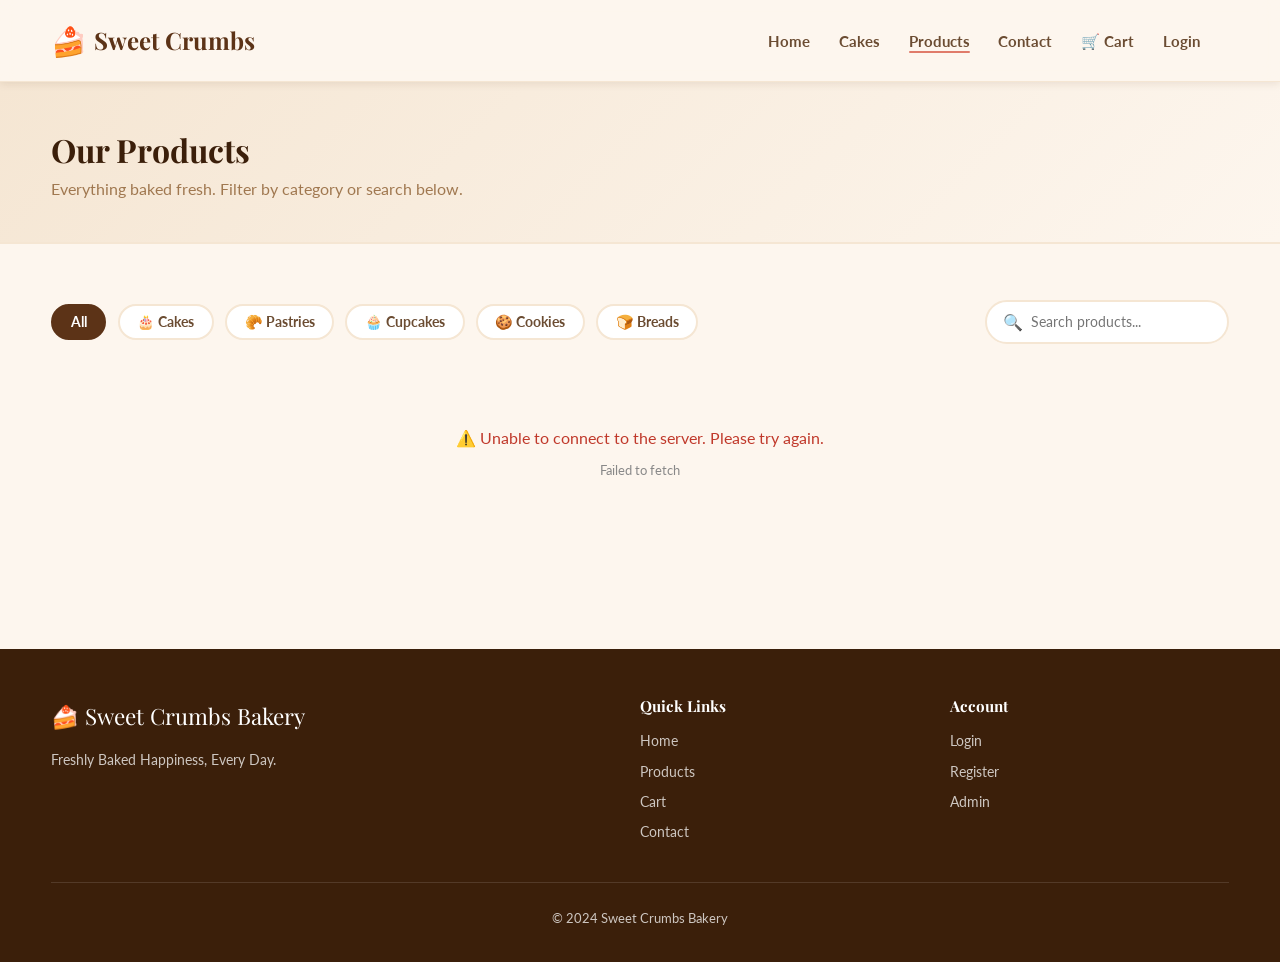
<file: products.html>
<!DOCTYPE html>
<html lang="en">
<head>
  <meta charset="UTF-8">
  <meta name="viewport" content="width=device-width, initial-scale=1.0">
  <title>Products — Sweet Crumbs Bakery</title>
  <meta name="description" content="Browse our full range of cakes, pastries, cupcakes, cookies and breads at Sweet Crumbs Bakery.">
  <link rel="stylesheet" href="css/style.css">
</head>
<body>

  <!-- ══ NAVBAR ══════════════════════════════════════════════ -->
  <nav class="navbar" role="navigation" aria-label="Main navigation">
    <div class="container navbar-inner">
      <a href="index.html" class="nav-logo"><span>🍰</span> Sweet Crumbs</a>
      <button class="nav-toggle" id="nav-toggle" aria-label="Toggle menu"><span></span><span></span><span></span></button>
      <ul class="nav-links" id="nav-links" role="list">
        <li><a href="index.html">Home</a></li>
        <li><a href="products.html?category=Cakes">Cakes</a></li>
        <li><a href="products.html" class="active">Products</a></li>
        <li><a href="contact.html">Contact</a></li>
        <li><a href="cart.html" class="cart-link">🛒 Cart <span class="cart-count" id="cart-count">0</span></a></li>
        <li><a href="login.html" id="nav-login-link">Login</a><span class="nav-user" id="nav-user-display" style="display:none;"></span></li>
        <li><button class="btn btn-outline btn-sm" id="nav-logout-btn" style="display:none;">Logout</button></li>
      </ul>
    </div>
  </nav>

  <!-- ══ PAGE HEADER ═════════════════════════════════════════ -->
  <div class="page-header">
    <div class="container">
      <h1>Our Products</h1>
      <p>Everything baked fresh. Filter by category or search below.</p>
    </div>
  </div>

  <!-- ══ PRODUCTS SECTION ════════════════════════════════════ -->
  <section>
    <div class="container">

      <!-- ── Filters + Search ─────────────────────────────── -->
      <!--
        LEARNING NOTE:
        Clicking a filter button calls loadProducts() in products.js.
        products.js then calls getProducts({category}) from api.js,
        which appends ?category=Cakes to the URL and fetches from Flask.
      -->
      <div class="filters-bar" role="group" aria-label="Filter by category">
        <button class="filter-btn active" data-category="All" id="filter-all">All</button>
        <button class="filter-btn" data-category="Cakes" id="filter-cakes">🎂 Cakes</button>
        <button class="filter-btn" data-category="Pastries" id="filter-pastries">🥐 Pastries</button>
        <button class="filter-btn" data-category="Cupcakes" id="filter-cupcakes">🧁 Cupcakes</button>
        <button class="filter-btn" data-category="Cookies" id="filter-cookies">🍪 Cookies</button>
        <button class="filter-btn" data-category="Breads" id="filter-breads">🍞 Breads</button>

        <div class="search-box" role="search">
          <span aria-hidden="true">🔍</span>
          <label for="search-input" class="hidden">Search products</label>
          <input
            type="search"
            id="search-input"
            placeholder="Search products..."
            aria-label="Search products"
            autocomplete="off"
          >
        </div>
      </div>

      <!-- ── Products Grid ─────────────────────────────────── -->
      <div class="products-grid" id="products-grid" aria-label="Product listing">
        <!-- Populated dynamically by products.js -->
      </div>
    </div>
  </section>

  <!-- ══ FOOTER ══════════════════════════════════════════════ -->
  <footer class="footer" role="contentinfo">
    <div class="container">
      <div class="footer-grid">
        <div class="footer-brand"><div class="logo">🍰 Sweet Crumbs Bakery</div><p>Freshly Baked Happiness, Every Day.</p></div>
        <div class="footer-col"><h4>Quick Links</h4><a href="index.html">Home</a><a href="products.html">Products</a><a href="cart.html">Cart</a><a href="contact.html">Contact</a></div>
        <div class="footer-col"><h4>Account</h4><a href="login.html">Login</a><a href="register.html">Register</a><a href="admin.html">Admin</a></div>
      </div>
      <div class="footer-bottom"><p>© 2024 Sweet Crumbs Bakery</p></div>
    </div>
  </footer>

  <script src="js/api.js"></script>
  <script src="js/main.js"></script>
  <script src="js/products.js"></script>
  <script src="js/auth.js"></script>

  <script>
    // Pre-select category from URL query param (?category=Cakes)
    document.addEventListener("DOMContentLoaded", () => {
      const params = new URLSearchParams(window.location.search);
      const cat    = params.get("category");
      if (cat) {
        const btn = document.querySelector(`.filter-btn[data-category="${cat}"]`);
        if (btn) {
          document.querySelectorAll(".filter-btn").forEach(b => b.classList.remove("active"));
          btn.classList.add("active");
          currentCategory = cat; // update products.js state
          loadProducts();
        }
      }
    });
  </script>

</body>
</html>
</file>
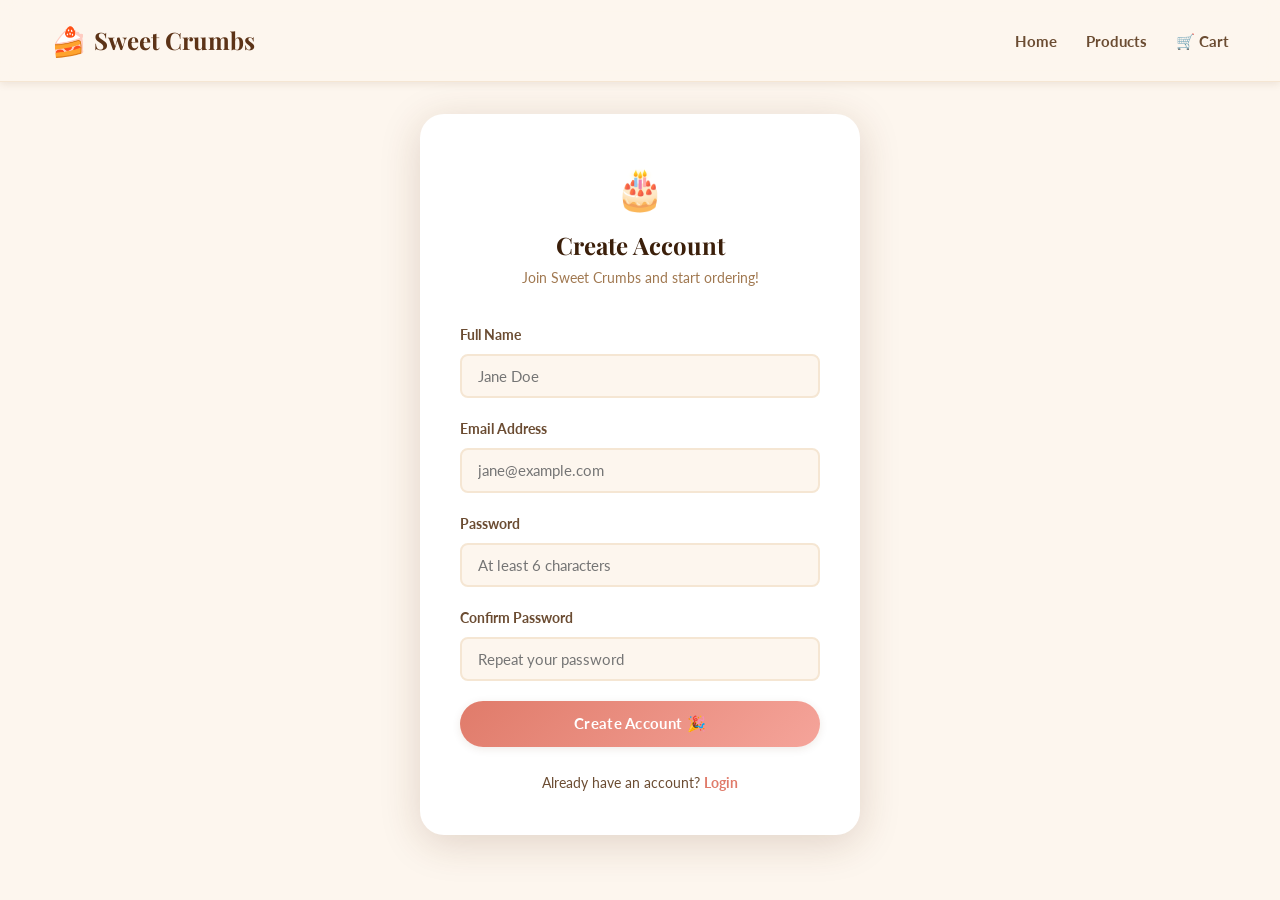
<file: register.html>
<!DOCTYPE html>
<html lang="en">
<head>
  <meta charset="UTF-8">
  <meta name="viewport" content="width=device-width, initial-scale=1.0">
  <title>Register — Sweet Crumbs Bakery</title>
  <meta name="description" content="Create a new account at Sweet Crumbs Bakery.">
  <link rel="stylesheet" href="css/style.css">
</head>
<body>

  <!-- ══ NAVBAR ══════════════════════════════════════════════ -->
  <nav class="navbar" role="navigation" aria-label="Main navigation">
    <div class="container navbar-inner">
      <a href="index.html" class="nav-logo"><span>🍰</span> Sweet Crumbs</a>
      <ul class="nav-links" id="nav-links" role="list">
        <li><a href="index.html">Home</a></li>
        <li><a href="products.html">Products</a></li>
        <li><a href="cart.html" class="cart-link">🛒 Cart <span class="cart-count" id="cart-count">0</span></a></li>
      </ul>
    </div>
  </nav>

  <!-- ══ REGISTER FORM ═══════════════════════════════════════ -->
  <main class="auth-page" role="main">
    <div class="auth-card">
      <div class="logo">🎂</div>
      <h2>Create Account</h2>
      <p class="subtitle">Join Sweet Crumbs and start ordering!</p>

      <div id="register-alert" class="alert hidden" role="alert"></div>

      <!--
        LEARNING NOTE:
        This form calls registerUser(name, email, password) from auth.js.
        auth.js sends POST /api/auth/register to Flask.
        Flask hashes the password with Werkzeug and saves the user.
        Returns a token which is stored in localStorage.
      -->
      <form id="register-form" novalidate>
        <div class="form-group">
          <label for="reg-name">Full Name</label>
          <input type="text" id="reg-name" placeholder="Jane Doe" required autocomplete="name">
        </div>
        <div class="form-group">
          <label for="reg-email">Email Address</label>
          <input type="email" id="reg-email" placeholder="jane@example.com" required autocomplete="email">
        </div>
        <div class="form-group">
          <label for="reg-password">Password</label>
          <input type="password" id="reg-password" placeholder="At least 6 characters" required autocomplete="new-password">
        </div>
        <div class="form-group">
          <label for="reg-confirm">Confirm Password</label>
          <input type="password" id="reg-confirm" placeholder="Repeat your password" required autocomplete="new-password">
        </div>
        <button type="submit" class="btn btn-rose" style="width:100%; justify-content:center; padding:0.85rem;" id="register-btn">
          Create Account 🎉
        </button>
      </form>

      <div class="auth-switch">
        Already have an account? <a href="login.html" id="login-link">Login</a>
      </div>
    </div>
  </main>

  <script src="js/api.js"></script>
  <script src="js/main.js"></script>
  <script src="js/auth.js"></script>

</body>
</html>
</file>
<file: css/style.css>
/* ==========================================================
   Sweet Crumbs Bakery — Main Stylesheet
   ==========================================================
   Design system: warm cream + brown + rose palette
   Typography   : Google Fonts — Playfair Display + Lato
   Layout        : CSS Grid & Flexbox, mobile-first responsive
   ========================================================== */

/* ── Google Fonts ─────────────────────────────────────────── */
@import url('https://fonts.googleapis.com/css2?family=Playfair+Display:wght@400;500;600;700&family=Lato:wght@300;400;700&display=swap');

/* ── CSS Custom Properties (design tokens) ───────────────── */
:root {
  --cream:        #fdf6ee;
  --cream-dark:   #f5e6d3;
  --brown:        #5c3317;
  --brown-light:  #8b5a2b;
  --brown-dark:   #3b1f0a;
  --rose:         #e07b6a;
  --rose-light:   #f5a49a;
  --gold:         #c9922a;
  --text-dark:    #2d1b0e;
  --text-mid:     #6b4c32;
  --text-light:   #a07850;
  --white:        #ffffff;
  --shadow-sm:    0 2px 8px rgba(92,51,23,0.10);
  --shadow-md:    0 4px 20px rgba(92,51,23,0.15);
  --shadow-lg:    0 8px 40px rgba(92,51,23,0.18);
  --radius-sm:    8px;
  --radius-md:    16px;
  --radius-lg:    24px;
  --transition:   0.3s ease;
}

/* ── Reset & Base ─────────────────────────────────────────── */
*, *::before, *::after { box-sizing: border-box; margin: 0; padding: 0; }

html { scroll-behavior: smooth; }

body {
  font-family: 'Lato', sans-serif;
  background-color: var(--cream);
  color: var(--text-dark);
  line-height: 1.7;
  min-height: 100vh;
}

img { max-width: 100%; display: block; }
a  { text-decoration: none; color: inherit; }
button { cursor: pointer; font-family: inherit; }
input, textarea, select { font-family: inherit; }
ul { list-style: none; }

h1, h2, h3, h4 {
  font-family: 'Playfair Display', serif;
  line-height: 1.25;
}

/* ── Utility Classes ──────────────────────────────────────── */
.container {
  width: 92%;
  max-width: 1200px;
  margin: 0 auto;
}

.text-center { text-align: center; }
.mt-1 { margin-top: 0.5rem; }
.mt-2 { margin-top: 1rem; }
.mt-4 { margin-top: 2rem; }
.hidden { display: none !important; }

/* ── Buttons ──────────────────────────────────────────────── */
.btn {
  display: inline-flex;
  align-items: center;
  gap: 0.4rem;
  padding: 0.65rem 1.4rem;
  border-radius: 50px;
  border: none;
  font-size: 0.95rem;
  font-weight: 700;
  transition: var(--transition);
  letter-spacing: 0.02em;
}

.btn-primary {
  background: linear-gradient(135deg, var(--brown), var(--brown-light));
  color: var(--white);
  box-shadow: var(--shadow-sm);
}
.btn-primary:hover {
  background: linear-gradient(135deg, var(--brown-dark), var(--brown));
  transform: translateY(-2px);
  box-shadow: var(--shadow-md);
}

.btn-rose {
  background: linear-gradient(135deg, var(--rose), var(--rose-light));
  color: var(--white);
  box-shadow: var(--shadow-sm);
}
.btn-rose:hover {
  filter: brightness(0.9);
  transform: translateY(-2px);
  box-shadow: var(--shadow-md);
}

.btn-outline {
  background: transparent;
  border: 2px solid var(--brown);
  color: var(--brown);
}
.btn-outline:hover {
  background: var(--brown);
  color: var(--white);
  transform: translateY(-2px);
}

.btn-sm {
  padding: 0.4rem 1rem;
  font-size: 0.85rem;
}

.btn-danger {
  background: #e05252;
  color: var(--white);
  border: none;
}
.btn-danger:hover { background: #c0392b; transform: translateY(-1px); }

.btn-success {
  background: #4caf7a;
  color: var(--white);
  border: none;
}
.btn-success:hover { background: #388e5a; transform: translateY(-1px); }

/* ── Navbar ───────────────────────────────────────────────── */
.navbar {
  position: sticky;
  top: 0;
  z-index: 1000;
  background: rgba(253,246,238,0.95);
  backdrop-filter: blur(12px);
  border-bottom: 1px solid var(--cream-dark);
  box-shadow: var(--shadow-sm);
}

.navbar-inner {
  display: flex;
  align-items: center;
  justify-content: space-between;
  padding: 1rem 0;
}

.nav-logo {
  font-family: 'Playfair Display', serif;
  font-size: 1.5rem;
  font-weight: 700;
  color: var(--brown);
  display: flex;
  align-items: center;
  gap: 0.4rem;
}
.nav-logo span { font-size: 1.8rem; }

.nav-links {
  display: flex;
  align-items: center;
  gap: 1.8rem;
}

.nav-links a {
  font-size: 0.95rem;
  font-weight: 700;
  color: var(--text-mid);
  transition: color var(--transition);
  position: relative;
}
.nav-links a::after {
  content: '';
  position: absolute;
  bottom: -3px; left: 0;
  width: 0; height: 2px;
  background: var(--rose);
  transition: width var(--transition);
  border-radius: 2px;
}
.nav-links a:hover { color: var(--brown); }
.nav-links a:hover::after,
.nav-links a.active::after { width: 100%; }

.cart-link {
  position: relative;
}
.cart-count {
  position: absolute;
  top: -8px; right: -10px;
  background: var(--rose);
  color: var(--white);
  font-size: 0.65rem;
  font-weight: 700;
  width: 18px; height: 18px;
  border-radius: 50%;
  display: flex;
  align-items: center;
  justify-content: center;
}

/* User name in navbar */
.nav-user {
  font-size: 0.85rem;
  color: var(--brown);
  font-weight: 700;
  background: var(--cream-dark);
  padding: 0.3rem 0.8rem;
  border-radius: 20px;
}

/* Hamburger */
.nav-toggle {
  display: none;
  flex-direction: column;
  gap: 5px;
  background: none;
  border: none;
  padding: 4px;
}
.nav-toggle span {
  display: block;
  width: 24px; height: 2px;
  background: var(--brown);
  border-radius: 2px;
  transition: var(--transition);
}

/* ── Hero ─────────────────────────────────────────────────── */
.hero {
  background: linear-gradient(135deg, #fdf0e0 0%, #fce4d0 50%, #f8d5bf 100%);
  padding: 5rem 0 4rem;
  overflow: hidden;
  position: relative;
}
.hero::before {
  content: '🍰';
  position: absolute;
  font-size: 18rem;
  opacity: 0.06;
  right: -2rem;
  top: -3rem;
  pointer-events: none;
  user-select: none;
}

.hero-content { max-width: 600px; }

.hero-badge {
  display: inline-block;
  background: var(--rose);
  color: var(--white);
  font-size: 0.8rem;
  font-weight: 700;
  letter-spacing: 0.1em;
  text-transform: uppercase;
  padding: 0.3rem 1rem;
  border-radius: 50px;
  margin-bottom: 1.2rem;
}

.hero h1 {
  font-size: clamp(2.2rem, 5vw, 3.5rem);
  color: var(--brown-dark);
  margin-bottom: 1.2rem;
}
.hero h1 .highlight { color: var(--rose); }

.hero p {
  font-size: 1.1rem;
  color: var(--text-mid);
  margin-bottom: 2rem;
  max-width: 480px;
}

.hero-buttons { display: flex; gap: 1rem; flex-wrap: wrap; }

/* ── Section Headings ─────────────────────────────────────── */
.section-title {
  font-size: clamp(1.6rem, 3vw, 2.2rem);
  color: var(--brown-dark);
  margin-bottom: 0.5rem;
}
.section-subtitle {
  color: var(--text-light);
  margin-bottom: 2.5rem;
  font-size: 1rem;
}

/* ── Product Cards ────────────────────────────────────────── */
.products-grid {
  display: grid;
  grid-template-columns: repeat(auto-fill, minmax(260px, 1fr));
  gap: 1.5rem;
}

.product-card {
  background: var(--white);
  border-radius: var(--radius-md);
  box-shadow: var(--shadow-sm);
  overflow: hidden;
  transition: transform var(--transition), box-shadow var(--transition);
  display: flex;
  flex-direction: column;
}
.product-card:hover {
  transform: translateY(-6px);
  box-shadow: var(--shadow-md);
}

.product-card-image {
  width: 100%;
  height: 200px;
  object-fit: cover;
}
.product-card-image-placeholder {
  width: 100%;
  height: 200px;
  background: linear-gradient(135deg, var(--cream-dark), var(--cream));
  display: flex;
  align-items: center;
  justify-content: center;
  font-size: 4rem;
}

.product-card-body {
  padding: 1.2rem;
  flex: 1;
  display: flex;
  flex-direction: column;
}

.product-category {
  font-size: 0.75rem;
  font-weight: 700;
  text-transform: uppercase;
  letter-spacing: 0.08em;
  color: var(--rose);
  margin-bottom: 0.3rem;
}

.product-card-body h3 {
  font-size: 1.1rem;
  color: var(--brown-dark);
  margin-bottom: 0.4rem;
}

.product-card-body p {
  font-size: 0.88rem;
  color: var(--text-mid);
  flex: 1;
  margin-bottom: 0.8rem;
  line-height: 1.5;
}

.product-footer {
  display: flex;
  align-items: center;
  justify-content: space-between;
  margin-top: auto;
}

.product-price {
  font-size: 1.2rem;
  font-weight: 700;
  color: var(--brown);
}
.product-price span { font-size: 0.8rem; font-weight: 400; }

.availability-badge {
  font-size: 0.72rem;
  font-weight: 700;
  padding: 0.2rem 0.6rem;
  border-radius: 20px;
}
.badge-available   { background: #d4f4e2; color: #1a7a42; }
.badge-unavailable { background: #fde8e8; color: #c0392b; }

/* ── Loading & Empty States ───────────────────────────────── */
.loading-state, .empty-state, .error-state {
  text-align: center;
  padding: 3rem 1rem;
  color: var(--text-light);
}

.spinner {
  width: 44px; height: 44px;
  border: 4px solid var(--cream-dark);
  border-top-color: var(--rose);
  border-radius: 50%;
  animation: spin 0.8s linear infinite;
  margin: 0 auto 1rem;
}
@keyframes spin { to { transform: rotate(360deg); } }

.empty-state .emoji { font-size: 3.5rem; margin-bottom: 1rem; }
.error-state        { color: #c0392b; }

/* ── Filters & Search ─────────────────────────────────────── */
.filters-bar {
  display: flex;
  flex-wrap: wrap;
  gap: 0.7rem;
  margin-bottom: 2rem;
  align-items: center;
}

.filter-btn {
  padding: 0.45rem 1.1rem;
  border-radius: 50px;
  border: 2px solid var(--cream-dark);
  background: var(--white);
  color: var(--text-mid);
  font-size: 0.88rem;
  font-weight: 700;
  transition: var(--transition);
}
.filter-btn:hover,
.filter-btn.active {
  border-color: var(--brown);
  background: var(--brown);
  color: var(--white);
}

.search-box {
  display: flex;
  align-items: center;
  gap: 0.5rem;
  background: var(--white);
  border: 2px solid var(--cream-dark);
  border-radius: 50px;
  padding: 0.4rem 1rem;
  margin-left: auto;
  transition: border-color var(--transition);
}
.search-box:focus-within { border-color: var(--brown); }

.search-box input {
  border: none;
  outline: none;
  background: transparent;
  font-size: 0.9rem;
  color: var(--text-dark);
  width: 180px;
}
.search-box button {
  background: none;
  border: none;
  color: var(--text-mid);
  font-size: 1rem;
}

/* ── Product Detail Page ──────────────────────────────────── */
.product-detail {
  display: grid;
  grid-template-columns: 1fr 1fr;
  gap: 3rem;
  align-items: start;
  padding: 3rem 0;
}

.product-detail-image {
  width: 100%;
  height: 420px;
  object-fit: cover;
  border-radius: var(--radius-md);
  box-shadow: var(--shadow-md);
}

.product-detail-info h1 {
  font-size: 2rem;
  color: var(--brown-dark);
  margin-bottom: 0.5rem;
}
.product-detail-price {
  font-size: 1.8rem;
  font-weight: 700;
  color: var(--rose);
  margin: 0.8rem 0 1rem;
}
.product-detail-desc {
  color: var(--text-mid);
  margin-bottom: 1.5rem;
  line-height: 1.8;
}

.qty-selector {
  display: flex;
  align-items: center;
  gap: 1rem;
  margin-bottom: 1.5rem;
}
.qty-btn {
  width: 36px; height: 36px;
  border-radius: 50%;
  border: 2px solid var(--brown-light);
  background: var(--white);
  color: var(--brown);
  font-size: 1.2rem;
  font-weight: 700;
  display: flex;
  align-items: center;
  justify-content: center;
  transition: var(--transition);
}
.qty-btn:hover { background: var(--brown); color: var(--white); }
.qty-display {
  font-size: 1.2rem;
  font-weight: 700;
  min-width: 30px;
  text-align: center;
}

/* ── Cart Page ────────────────────────────────────────────── */
.cart-layout {
  display: grid;
  grid-template-columns: 1fr 360px;
  gap: 2rem;
  padding: 2.5rem 0;
  align-items: start;
}

.cart-items-list { display: flex; flex-direction: column; gap: 1rem; }

.cart-item {
  background: var(--white);
  border-radius: var(--radius-md);
  padding: 1.2rem;
  display: flex;
  align-items: center;
  gap: 1.2rem;
  box-shadow: var(--shadow-sm);
}

.cart-item-image {
  width: 80px; height: 80px;
  object-fit: cover;
  border-radius: var(--radius-sm);
  flex-shrink: 0;
}

.cart-item-info { flex: 1; }
.cart-item-info h4 { color: var(--brown-dark); margin-bottom: 0.2rem; }
.cart-item-info .price { color: var(--rose); font-weight: 700; }

.cart-item-controls {
  display: flex;
  align-items: center;
  gap: 0.6rem;
}

.cart-summary {
  background: var(--white);
  border-radius: var(--radius-md);
  padding: 1.5rem;
  box-shadow: var(--shadow-sm);
  position: sticky;
  top: 80px;
}
.cart-summary h3 {
  font-size: 1.3rem;
  color: var(--brown-dark);
  margin-bottom: 1rem;
  padding-bottom: 0.8rem;
  border-bottom: 2px solid var(--cream-dark);
}

.summary-row {
  display: flex;
  justify-content: space-between;
  margin-bottom: 0.7rem;
  font-size: 0.95rem;
  color: var(--text-mid);
}
.summary-row.total {
  font-size: 1.2rem;
  font-weight: 700;
  color: var(--brown-dark);
  border-top: 2px solid var(--cream-dark);
  padding-top: 0.7rem;
  margin-top: 0.5rem;
}

/* ── Checkout Form (inside cart page) ─────────────────────── */
.checkout-form {
  background: var(--white);
  border-radius: var(--radius-md);
  padding: 2rem;
  margin-top: 2rem;
  box-shadow: var(--shadow-sm);
}
.checkout-form h3 {
  font-size: 1.3rem;
  color: var(--brown-dark);
  margin-bottom: 1.5rem;
}

/* ── Forms ────────────────────────────────────────────────── */
.form-group {
  margin-bottom: 1.2rem;
}
.form-group label {
  display: block;
  font-size: 0.9rem;
  font-weight: 700;
  color: var(--text-mid);
  margin-bottom: 0.4rem;
}
.form-group input,
.form-group textarea,
.form-group select {
  width: 100%;
  padding: 0.7rem 1rem;
  border: 2px solid var(--cream-dark);
  border-radius: var(--radius-sm);
  font-size: 0.95rem;
  color: var(--text-dark);
  background: var(--cream);
  transition: border-color var(--transition), box-shadow var(--transition);
  outline: none;
}
.form-group input:focus,
.form-group textarea:focus,
.form-group select:focus {
  border-color: var(--brown-light);
  box-shadow: 0 0 0 3px rgba(139,90,43,0.12);
}
.form-group textarea { resize: vertical; min-height: 120px; }

.form-row { display: grid; grid-template-columns: 1fr 1fr; gap: 1rem; }

.form-error {
  color: #c0392b;
  font-size: 0.83rem;
  margin-top: 0.3rem;
}

/* ── Auth Pages ───────────────────────────────────────────── */
.auth-page {
  min-height: 80vh;
  display: flex;
  align-items: center;
  justify-content: center;
  padding: 2rem 1rem;
}

.auth-card {
  background: var(--white);
  border-radius: var(--radius-lg);
  padding: 2.5rem;
  width: 100%;
  max-width: 440px;
  box-shadow: var(--shadow-lg);
}
.auth-card h2 {
  text-align: center;
  color: var(--brown-dark);
  margin-bottom: 0.4rem;
}
.auth-card .subtitle {
  text-align: center;
  color: var(--text-light);
  font-size: 0.9rem;
  margin-bottom: 2rem;
}
.auth-card .logo { text-align: center; font-size: 2.5rem; margin-bottom: 0.5rem; }
.auth-switch {
  text-align: center;
  margin-top: 1.5rem;
  font-size: 0.9rem;
  color: var(--text-mid);
}
.auth-switch a { color: var(--rose); font-weight: 700; }
.auth-switch a:hover { text-decoration: underline; }

/* ── Alert / Flash Messages ───────────────────────────────── */
.alert {
  padding: 0.9rem 1.2rem;
  border-radius: var(--radius-sm);
  font-size: 0.9rem;
  font-weight: 700;
  margin-bottom: 1rem;
  display: flex;
  align-items: center;
  gap: 0.5rem;
}
.alert-success { background: #d4f4e2; color: #1a7a42; }
.alert-error   { background: #fde8e8; color: #c0392b; }
.alert-info    { background: #dbeafe; color: #1e40af; }

/* ── Contact Page ─────────────────────────────────────────── */
.contact-layout {
  display: grid;
  grid-template-columns: 1fr 1.5fr;
  gap: 3rem;
  padding: 3rem 0;
  align-items: start;
}
.contact-info h2 {
  font-size: 1.8rem;
  color: var(--brown-dark);
  margin-bottom: 1rem;
}
.contact-info p { color: var(--text-mid); margin-bottom: 1.5rem; }

.contact-item {
  display: flex;
  align-items: center;
  gap: 0.8rem;
  margin-bottom: 1rem;
  color: var(--text-mid);
}
.contact-item .icon {
  width: 38px; height: 38px;
  background: var(--cream-dark);
  border-radius: 50%;
  display: flex;
  align-items: center;
  justify-content: center;
  font-size: 1.1rem;
  flex-shrink: 0;
}

.contact-card {
  background: var(--white);
  border-radius: var(--radius-md);
  padding: 2rem;
  box-shadow: var(--shadow-sm);
}

/* ── Admin Dashboard ──────────────────────────────────────── */
.admin-layout {
  display: grid;
  grid-template-columns: 220px 1fr;
  min-height: 100vh;
}

.admin-sidebar {
  background: var(--brown-dark);
  color: var(--cream);
  padding: 1.5rem;
  position: sticky;
  top: 0;
  height: 100vh;
  overflow-y: auto;
}
.admin-sidebar .logo {
  font-family: 'Playfair Display', serif;
  font-size: 1.2rem;
  font-weight: 700;
  margin-bottom: 2rem;
  padding-bottom: 1rem;
  border-bottom: 1px solid rgba(255,255,255,0.15);
}

.admin-nav a {
  display: flex;
  align-items: center;
  gap: 0.6rem;
  padding: 0.7rem 0.8rem;
  border-radius: var(--radius-sm);
  color: rgba(255,255,255,0.75);
  font-size: 0.9rem;
  font-weight: 700;
  transition: var(--transition);
  margin-bottom: 0.2rem;
}
.admin-nav a:hover,
.admin-nav a.active {
  background: rgba(255,255,255,0.12);
  color: var(--white);
}

.admin-main { padding: 2rem; background: var(--cream); }

.admin-section { display: none; }
.admin-section.active { display: block; }

.admin-section h2 {
  font-size: 1.5rem;
  color: var(--brown-dark);
  margin-bottom: 1.5rem;
}

/* Stats cards */
.stats-grid {
  display: grid;
  grid-template-columns: repeat(auto-fill, minmax(200px, 1fr));
  gap: 1rem;
  margin-bottom: 2rem;
}
.stat-card {
  background: var(--white);
  border-radius: var(--radius-md);
  padding: 1.3rem;
  box-shadow: var(--shadow-sm);
  display: flex;
  align-items: center;
  gap: 1rem;
}
.stat-icon { font-size: 2rem; }
.stat-info .value {
  font-size: 1.6rem;
  font-weight: 700;
  color: var(--brown-dark);
  line-height: 1;
}
.stat-info .label { font-size: 0.82rem; color: var(--text-light); }

/* Data table */
.data-table-wrap {
  background: var(--white);
  border-radius: var(--radius-md);
  box-shadow: var(--shadow-sm);
  overflow-x: auto;
}

table {
  width: 100%;
  border-collapse: collapse;
}
th, td {
  padding: 0.9rem 1rem;
  text-align: left;
  font-size: 0.88rem;
}
th {
  background: var(--cream);
  color: var(--brown);
  font-weight: 700;
  text-transform: uppercase;
  letter-spacing: 0.05em;
  font-size: 0.78rem;
  border-bottom: 2px solid var(--cream-dark);
}
td { border-bottom: 1px solid var(--cream-dark); color: var(--text-dark); }
tr:last-child td { border-bottom: none; }
tr:hover td { background: var(--cream); }

.status-badge {
  padding: 0.25rem 0.7rem;
  border-radius: 50px;
  font-size: 0.75rem;
  font-weight: 700;
}
.status-pending      { background: #fff3cd; color: #856404; }
.status-confirmed    { background: #cfe2ff; color: #0a58ca; }
.status-preparing    { background: #d1ecf1; color: #0c5460; }
.status-out          { background: #d4edda; color: #155724; }
.status-delivered    { background: #d4edda; color: #155724; }
.status-cancelled    { background: #f8d7da; color: #721c24; }

/* Admin modal (Add/Edit product) */
.modal-overlay {
  position: fixed;
  inset: 0;
  background: rgba(0,0,0,0.5);
  z-index: 2000;
  display: flex;
  align-items: center;
  justify-content: center;
  padding: 1rem;
}
.modal-box {
  background: var(--white);
  border-radius: var(--radius-lg);
  padding: 2rem;
  width: 100%;
  max-width: 520px;
  max-height: 90vh;
  overflow-y: auto;
  box-shadow: var(--shadow-lg);
}
.modal-box h3 {
  font-size: 1.3rem;
  color: var(--brown-dark);
  margin-bottom: 1.5rem;
}
.modal-actions {
  display: flex;
  gap: 1rem;
  justify-content: flex-end;
  margin-top: 1.5rem;
}

/* ── Footer ───────────────────────────────────────────────── */
.footer {
  background: var(--brown-dark);
  color: rgba(255,255,255,0.75);
  padding: 3rem 0 2rem;
  margin-top: 4rem;
}
.footer-grid {
  display: grid;
  grid-template-columns: 2fr 1fr 1fr;
  gap: 2rem;
  margin-bottom: 2rem;
}
.footer-brand .logo {
  font-family: 'Playfair Display', serif;
  font-size: 1.4rem;
  color: var(--white);
  margin-bottom: 0.8rem;
}
.footer-brand p { font-size: 0.9rem; line-height: 1.7; }
.footer-col h4 { color: var(--white); margin-bottom: 0.8rem; font-size: 0.95rem; }
.footer-col a {
  display: block;
  font-size: 0.88rem;
  margin-bottom: 0.4rem;
  transition: color var(--transition);
}
.footer-col a:hover { color: var(--rose-light); }
.footer-bottom {
  text-align: center;
  font-size: 0.82rem;
  border-top: 1px solid rgba(255,255,255,0.12);
  padding-top: 1.5rem;
}

/* ── Page Header Banner ───────────────────────────────────── */
.page-header {
  background: linear-gradient(135deg, var(--cream-dark), var(--cream));
  padding: 3rem 0 2.5rem;
  border-bottom: 2px solid var(--cream-dark);
}
.page-header h1 { font-size: 2rem; color: var(--brown-dark); }
.page-header p { color: var(--text-light); margin-top: 0.3rem; }

/* ── Section Padding ──────────────────────────────────────── */
section { padding: 3.5rem 0; }

/* ── Order Success ────────────────────────────────────────── */
.order-success {
  text-align: center;
  padding: 4rem 2rem;
}
.order-success .icon { font-size: 5rem; margin-bottom: 1rem; }
.order-success h2 { color: var(--brown-dark); margin-bottom: 0.5rem; }
.order-success p { color: var(--text-mid); margin-bottom: 1.5rem; }
.order-id-box {
  display: inline-block;
  background: var(--cream-dark);
  border-radius: var(--radius-sm);
  padding: 0.5rem 1.5rem;
  font-family: monospace;
  font-size: 1.1rem;
  color: var(--brown);
  margin-bottom: 1.5rem;
}

/* ── Responsive ───────────────────────────────────────────── */
@media (max-width: 900px) {
  .product-detail { grid-template-columns: 1fr; gap: 2rem; }
  .cart-layout    { grid-template-columns: 1fr; }
  .contact-layout { grid-template-columns: 1fr; }
  .footer-grid    { grid-template-columns: 1fr 1fr; }
  .admin-layout   { grid-template-columns: 1fr; }
  .admin-sidebar  { position: static; height: auto; }
}

@media (max-width: 640px) {
  .nav-links { display: none; flex-direction: column; gap: 1rem; }
  .nav-links.open {
    display: flex;
    position: absolute;
    top: 70px; left: 0; right: 0;
    background: var(--cream);
    padding: 1rem 1.5rem 1.5rem;
    box-shadow: var(--shadow-md);
    z-index: 999;
    border-bottom: 1px solid var(--cream-dark);
  }
  .nav-toggle { display: flex; }
  .footer-grid { grid-template-columns: 1fr; }
  .form-row    { grid-template-columns: 1fr; }
  .search-box  { margin-left: 0; }
  .filters-bar { gap: 0.5rem; }
  .stats-grid  { grid-template-columns: 1fr 1fr; }
  .hero { padding: 3rem 0 2.5rem; }
  .hero::before { font-size: 10rem; }
}
</file>
